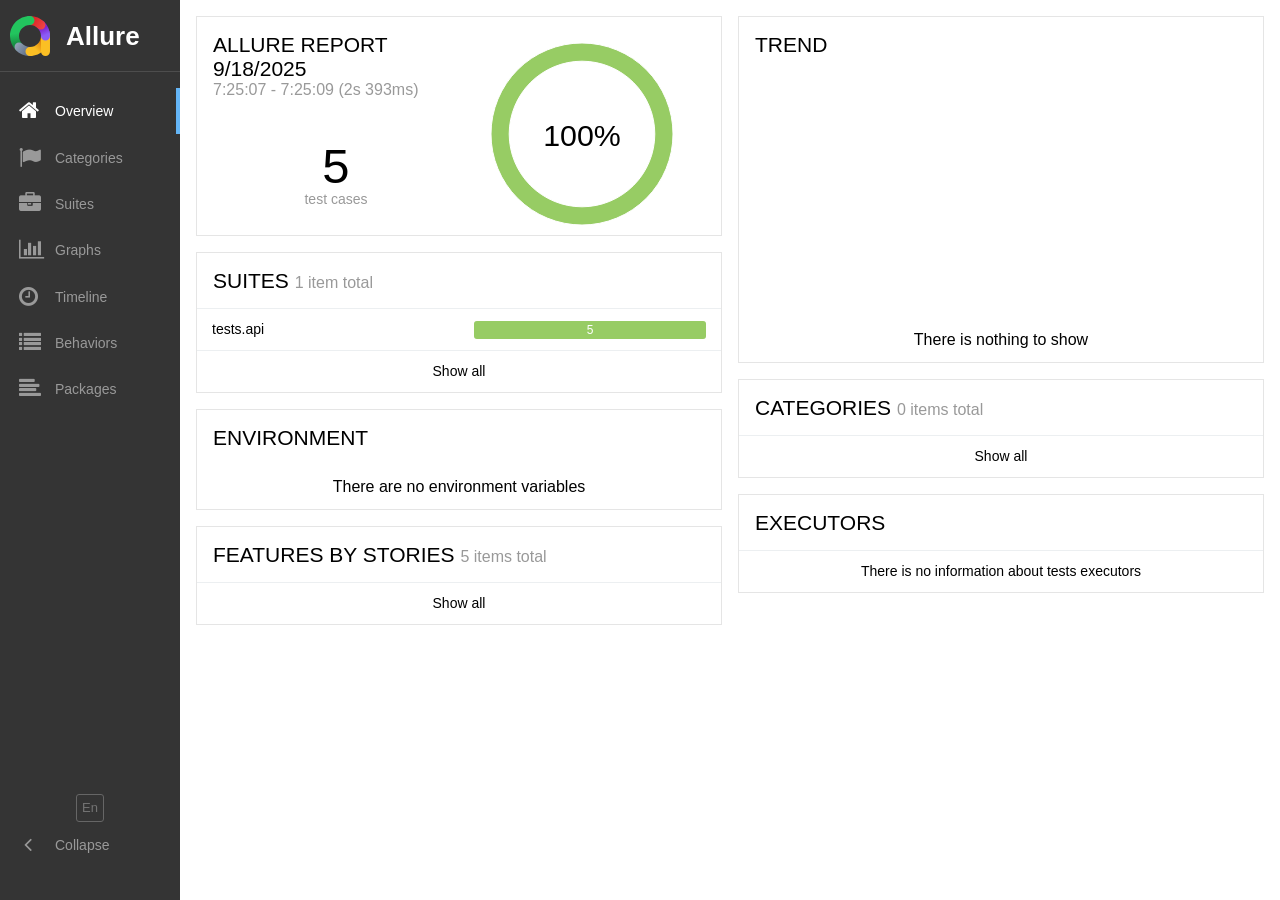
<file: docs/ci/index.html>
<!DOCTYPE html>
<html dir="ltr" lang="en">
<head>
    <meta charset="utf-8">
    <title>Allure Report</title>
    <link rel="icon" href="favicon.ico">
    <link rel="stylesheet" type="text/css" href="styles.css">
    <link rel="stylesheet" type="text/css" href="plugin/screen-diff/styles.css">
</head>
<body>
    <div id="alert"></div>
    <div id="content">
        <span class="spinner">
            <span class="spinner__circle"></span>
        </span>
    </div>
    <div id="popup"></div>
    <script src="app.js"></script>
    <script src="plugin/behaviors/index.js"></script>
    <script src="plugin/packages/index.js"></script>
    <script src="plugin/screen-diff/index.js"></script>
    <script async src="https://www.googletagmanager.com/gtag/js?id=G-FVWC4GKEYS"></script>
    <script>
        window.dataLayer = window.dataLayer || [];
        function gtag(){dataLayer.push(arguments);}
        gtag('js', new Date());
        gtag('config', 'G-FVWC4GKEYS', {
          'allureVersion': '2.30.0',
          'reportUuid': '6ed6d770-1edd-449b-b124-7092f16b8df3',
          'single_file': false
        });
    </script>
</body>
</html>
</file>
<file: docs/ci/plugin/screen-diff/styles.css>
.screen-diff__switchers {
  margin-bottom: 1em;
}

.screen-diff__switchers label + label {
  margin-left: 1em;
}

.screen-diff__overlay {
  position: relative;
  cursor: col-resize;
}

.screen-diff__container {
  overflow-x: auto;
}

.screen-diff__image-over {
  top: 0;
  left: 0;
  bottom: 0;
  background: #fff;
  position: absolute;
  overflow: hidden;
  box-shadow: 2px 0 1px -1px #aaa;
}

.screen-diff-error {
  color: #fd5a3e;
}
</file>
